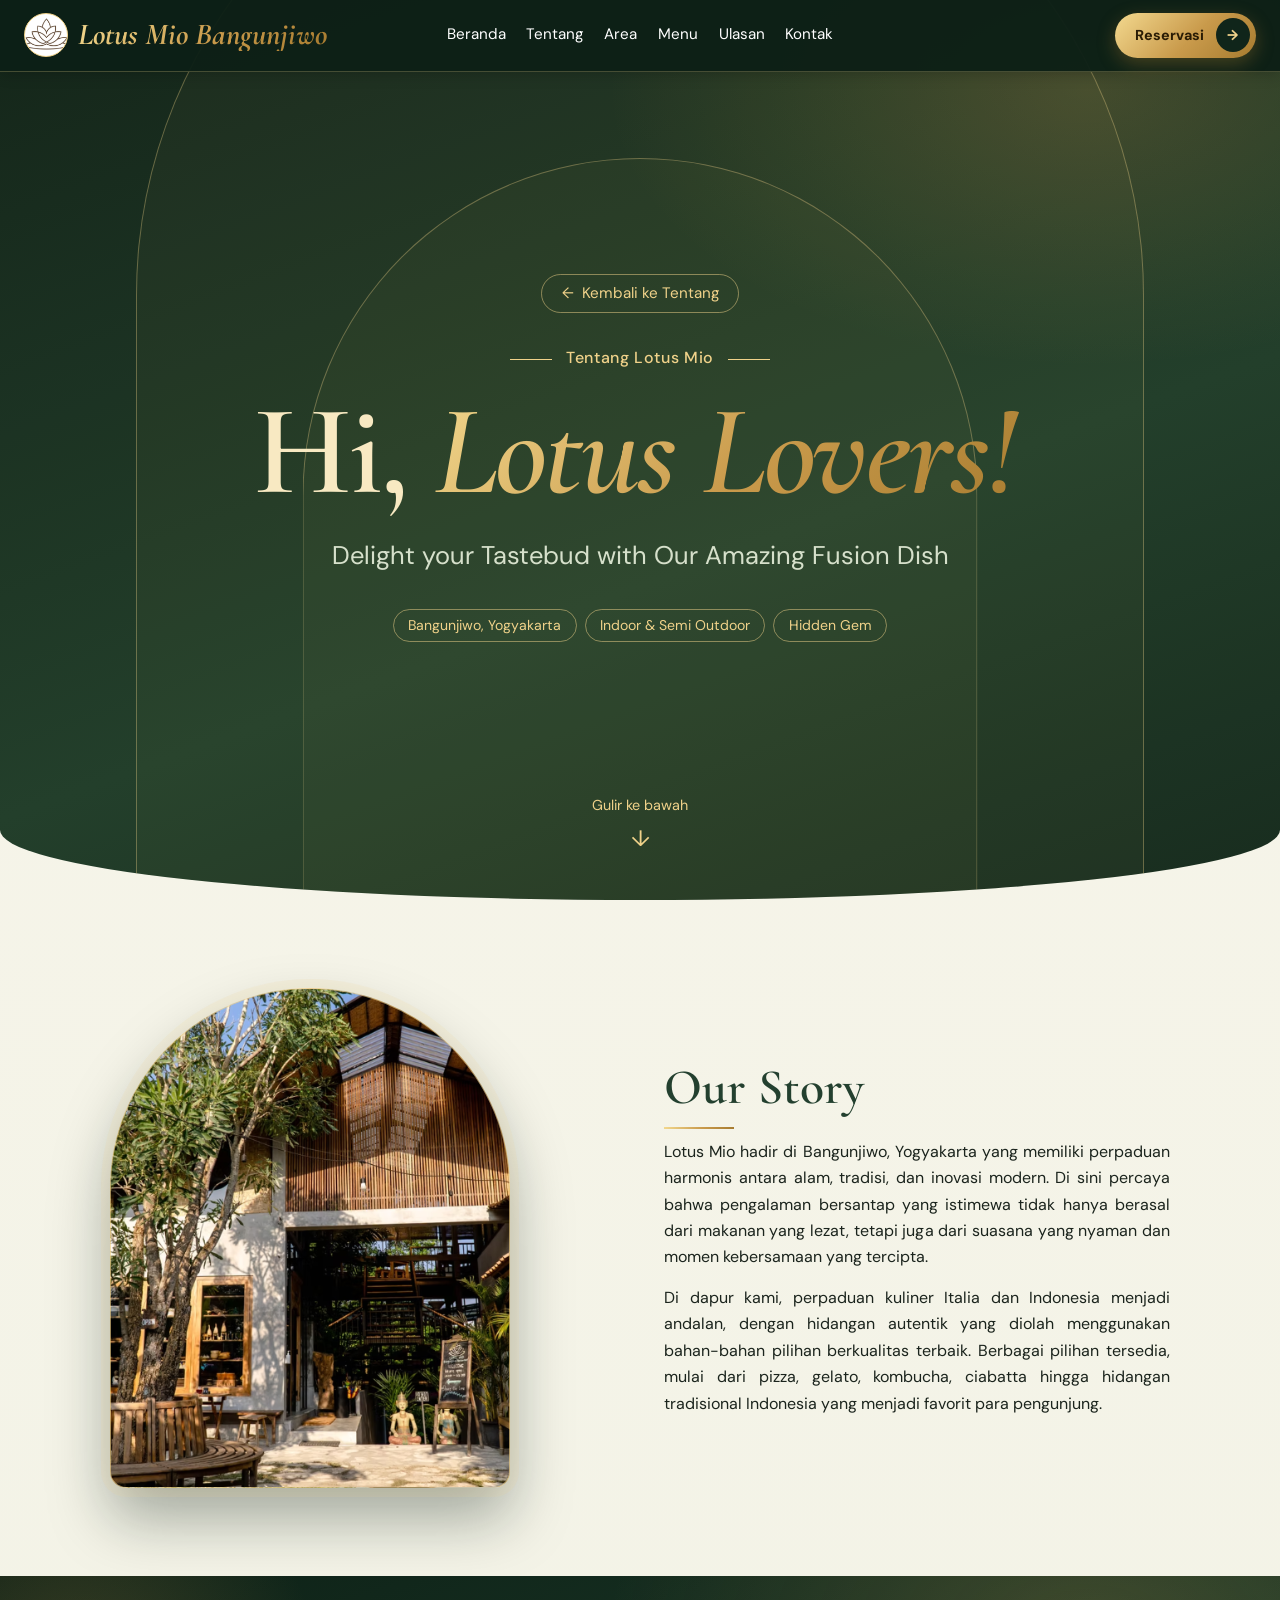
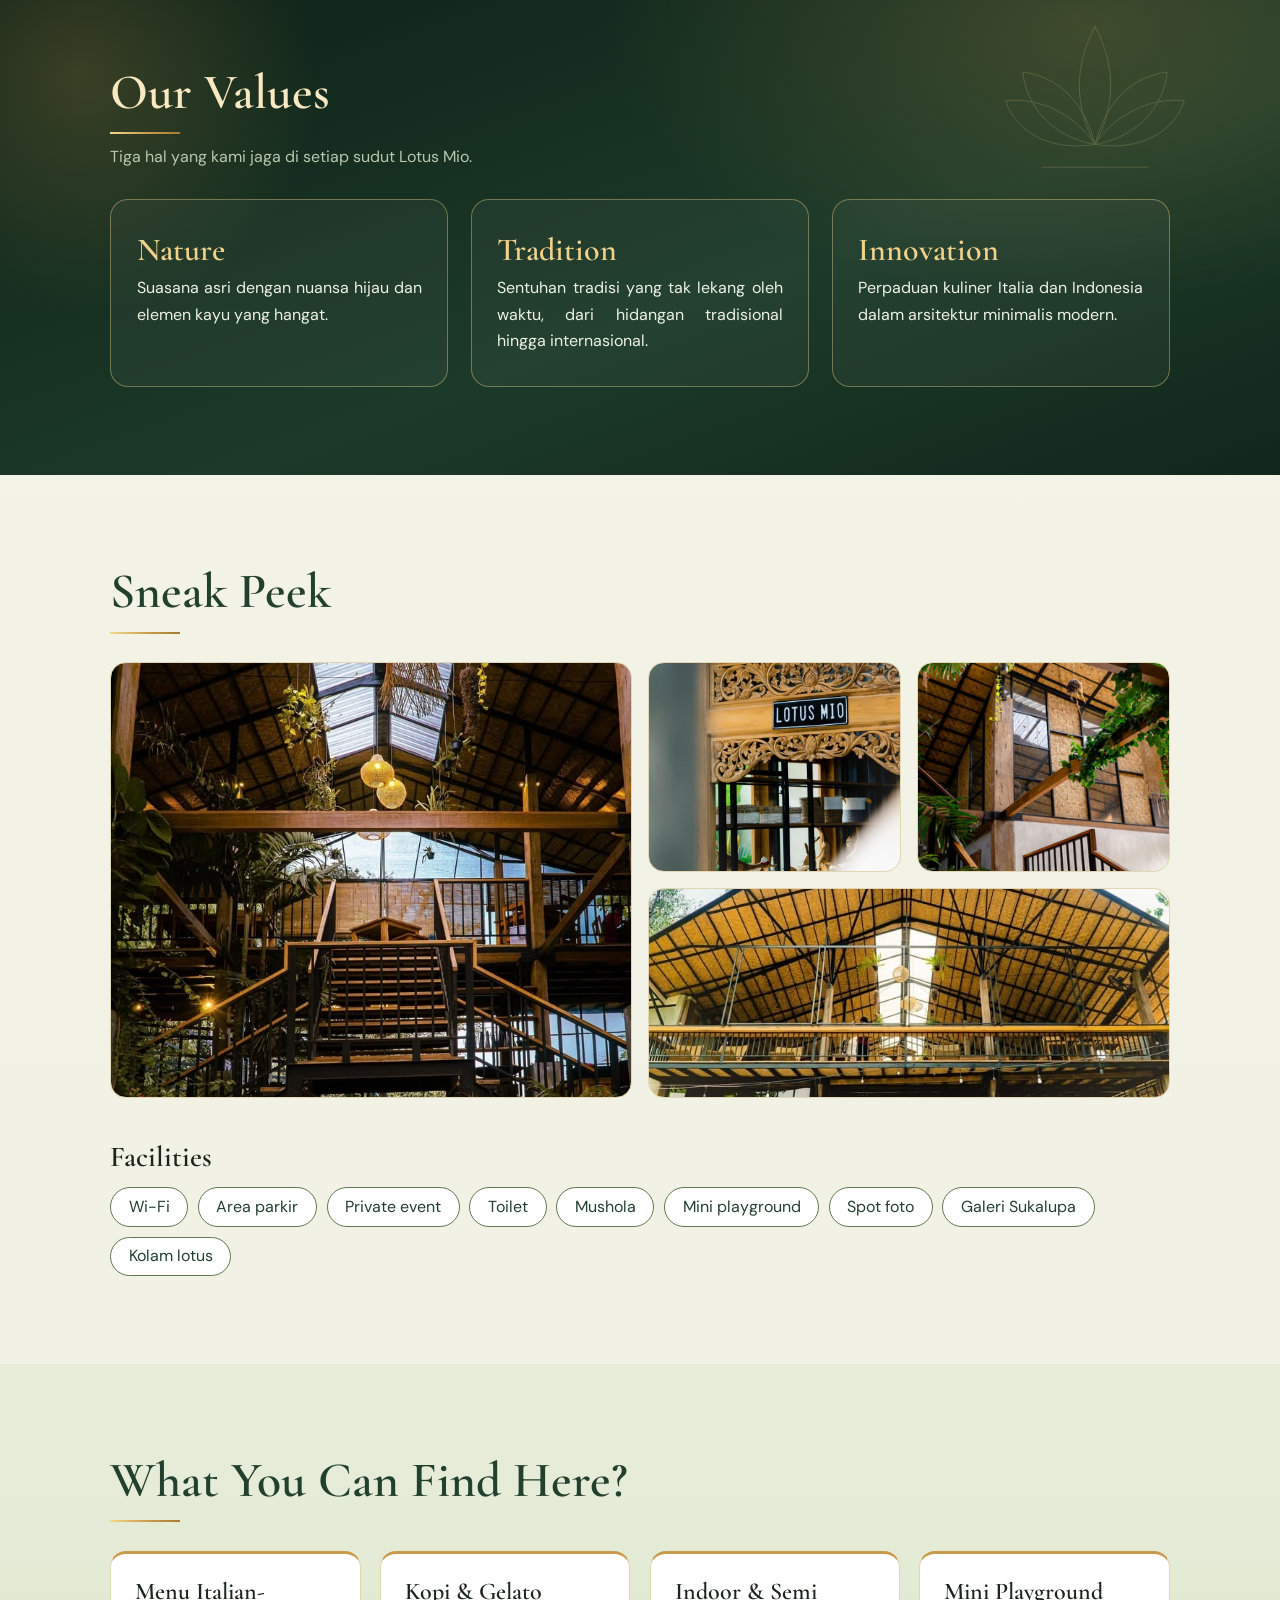
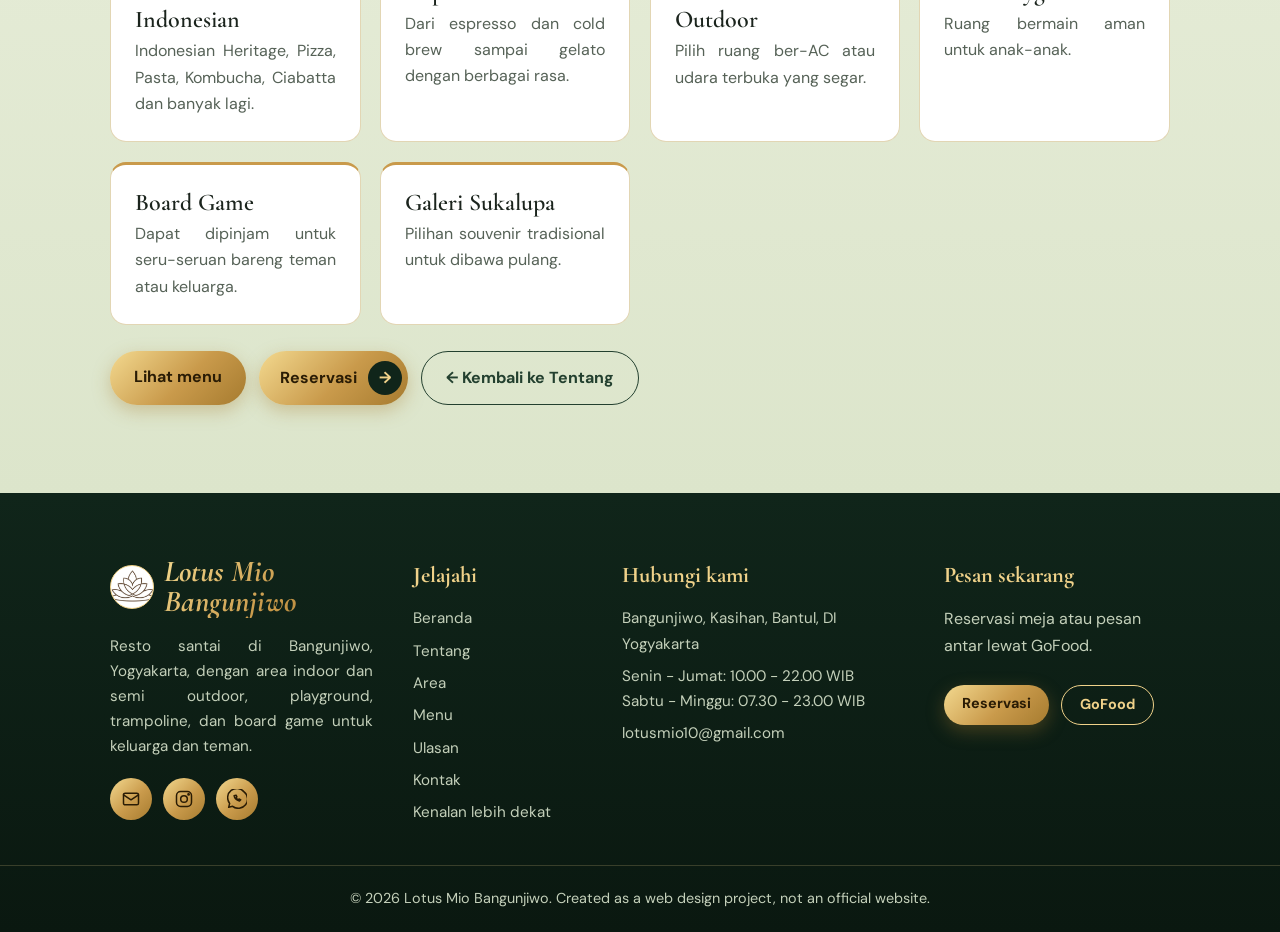
<file: about.html>
<!DOCTYPE html>
<html lang="id">
<head>
<meta charset="UTF-8">
<meta name="viewport" content="width=device-width, initial-scale=1">
<title>Kenalan Lebih Dekat | Lotus Mio Bangunjiwo</title>
<link rel="preconnect" href="https://fonts.googleapis.com">
<link href="https://fonts.googleapis.com/css2?family=Cormorant+Garamond:ital,wght@0,500;0,600;0,700;1,600;1,700&family=DM+Sans:wght@400;500;700&display=swap" rel="stylesheet">
<link rel="stylesheet" href="style.css?v=3">
</head>
<body data-page="about">
<div id="siteHeader"></div>
<svg width="0" height="0" style="position:absolute" aria-hidden="true"><symbol id="lotus" viewBox="0 0 100 100"><path d="M50 14C39 34 39 56 50 76C61 56 61 34 50 14Z"/><path d="M50 76C27 72 14 56 12 38C31 40 45 55 50 76Z"/><path d="M50 76C73 72 86 56 88 38C69 40 55 55 50 76Z"/><path d="M50 76C26 80 8 69 3 53C22 51 40 61 50 76Z"/><path d="M50 76C74 80 92 69 97 53C78 51 60 61 50 76Z"/><path d="M22 88H78"/></symbol></svg>
<main>
<section class="page-hero">
  <div class="arches" aria-hidden="true"><i></i><i></i><i></i></div>
  <div class="wrap">
    <a href="index.html#tentang" class="back"><span>←</span> Kembali ke Tentang</a>
    <p class="kicker eyebrow">Tentang Lotus Mio</p>
    <h1>Hi, <em>Lotus Lovers!</em></h1>
    <p class="lead">Delight your Tastebud with Our Amazing Fusion Dish</p>
    <ul class="chips"><li>Bangunjiwo, Yogyakarta</li><li>Indoor & Semi Outdoor</li><li>Hidden Gem</li></ul>
  </div>
  <a href="#cerita" class="scroll-cue">Gulir ke bawah<span>↓</span></a>
</section>
<section class="section" id="cerita">
  <div class="wrap two">
    <div class="arch about-img" style="--img:url('images/kenalan.png')" role="img" aria-label="Suasana Lotus Mio"></div>
    <div>
      <h2>Our Story</h2>
      <p>Lotus Mio hadir di Bangunjiwo, Yogyakarta yang memiliki perpaduan harmonis antara alam, tradisi, dan inovasi modern. Di sini percaya bahwa pengalaman bersantap yang istimewa tidak hanya berasal dari makanan yang lezat, tetapi juga dari suasana yang nyaman dan momen kebersamaan yang tercipta.</p>
      <p>Di dapur kami, perpaduan kuliner Italia dan Indonesia menjadi andalan, dengan hidangan autentik yang diolah menggunakan bahan-bahan pilihan berkualitas terbaik. Berbagai pilihan tersedia, mulai dari pizza, gelato, kombucha, ciabatta hingga hidangan tradisional Indonesia yang menjadi favorit para pengunjung.</p>
    </div>
  </div>
</section>
<section class="section dark" id="nilai">
  <svg class="lotus-deco ld-right" aria-hidden="true"><use href="#lotus"/></svg>
  <div class="wrap">
    <h2>Our Values</h2>
    <p class="sub">Tiga hal yang kami jaga di setiap sudut Lotus Mio.</p>
    <div class="values">
      <div class="value"><h3>Nature</h3><p>Suasana asri dengan nuansa hijau dan elemen kayu yang hangat.</p></div>
      <div class="value"><h3>Tradition</h3><p>Sentuhan tradisi yang tak lekang oleh waktu, dari hidangan tradisional hingga internasional.</p></div>
      <div class="value"><h3>Innovation</h3><p>Perpaduan kuliner Italia dan Indonesia dalam arsitektur minimalis modern.</p></div>
    </div>
  </div>
</section>
<section class="section" id="galeri">
  <div class="wrap">
    <h2>Sneak Peek</h2>
    <div class="mosaic">
      <div class="ph shot" style="--img:url('images/galeri1.jpg')" role="img" aria-label="Galeri Lotus Mio 1"></div>
      <div class="ph shot" style="--img:url('images/galeri2.jpg')" role="img" aria-label="Galeri Lotus Mio 2"></div>
      <div class="ph shot" style="--img:url('images/galeri3.jpg')" role="img" aria-label="Galeri Lotus Mio 3"></div>
      <div class="ph shot" style="--img:url('images/galeri4.jpg')" role="img" aria-label="Galeri Lotus Mio 4"></div>
    </div>
    <h3 class="fac-title">Facilities</h3>
    <ul class="fac"><li>Wi-Fi</li><li>Area parkir</li><li>Private event</li><li>Toilet</li><li>Mushola</li><li>Mini playground</li><li>Spot foto</li><li>Galeri Sukalupa</li><li>Kolam lotus</li></ul>
  </div>
</section>
<section class="section leaf">
  <div class="wrap">
    <h2>What You Can Find Here?</h2>
    <div class="tiles">
      <div class="tile"><h3>Menu Italian-Indonesian</h3><p>Indonesian Heritage, Pizza, Pasta, Kombucha, Ciabatta dan banyak lagi.</p></div>
      <div class="tile"><h3>Kopi & Gelato</h3><p>Dari espresso dan cold brew sampai gelato dengan berbagai rasa.</p></div>
      <div class="tile"><h3>Indoor & Semi Outdoor</h3><p>Pilih ruang ber-AC atau udara terbuka yang segar.</p></div>
      <div class="tile"><h3>Mini Playground</h3><p>Ruang bermain aman untuk anak-anak.</p></div>
      <div class="tile"><h3>Board Game</h3><p>Dapat dipinjam untuk seru-seruan bareng teman atau keluarga.</p></div>
      <div class="tile"><h3>Galeri Sukalupa</h3><p>Pilihan souvenir tradisional untuk dibawa pulang.</p></div>
    </div>
    <div class="actions"><a href="index.html#menu" class="btn">Lihat menu</a><a href="index.html#reservasi" class="btn btn-res">Reservasi<i>→</i></a><a href="index.html#tentang" class="btn btn-ghost-dark">← Kembali ke Tentang</a></div>
  </div>
</section>
</main>
<footer id="siteFooter"></footer>
<button class="totop" id="toTop" aria-label="Kembali ke atas" hidden>&uarr;</button>
<script src="script.js?v=3"></script>
</body>
</html>
</file>
<file: style.css>
:root{
  --forest:#23402F; --moss:#5F7A52; --leaf:#E1E8D3; --paper:#F4F5EC;
  --wood:#7A5230; --rattan:#C99A4B; --ink:#1B241D; --muted:#566257;
  --display:'Fraunces',Georgia,serif; --body:'DM Sans',system-ui,sans-serif;
  --arch:220px 220px 18px 18px;
}
*{box-sizing:border-box;margin:0}
html{scroll-behavior:smooth;scroll-padding-top:72px}
body{font-family:var(--body);color:var(--ink);background:var(--paper);line-height:1.65;font-size:1rem}
img,iframe{max-width:100%}
a{color:inherit}
:focus-visible{outline:3px solid var(--rattan);outline-offset:3px}
h1,h2,h3{font-family:var(--display);line-height:1.15;font-weight:700}
h1{font-size:clamp(2.3rem,5.5vw,4.2rem);letter-spacing:-.02em}
h2{font-size:clamp(1.7rem,3.5vw,2.5rem);margin-bottom:.6rem}
p+p{margin-top:.9rem}
.wrap{max-width:1100px;margin:auto;padding:0 1.25rem}
.two{display:grid;grid-template-columns:1fr 1fr;gap:3rem;align-items:center}
.section{padding:5.5rem 0}
.section.dark{background:var(--forest);color:#EEF2E4}
.section.leaf{background:var(--leaf)}
.sub{color:var(--muted);margin-bottom:1.8rem}
.dark .sub{color:#B9C8AE}
.center{text-align:center;margin-top:1.5rem}
.link{color:var(--wood);font-weight:700;text-underline-offset:4px}
.dark .link{color:var(--rattan)}

/* nav */
.nav{position:fixed;inset:0 0 auto;z-index:50;display:flex;align-items:center;justify-content:space-between;padding:.8rem 1.5rem;transition:background .3s,box-shadow .3s;color:#fff}
.nav.solid{background:rgba(35,64,47,.97);box-shadow:0 2px 14px rgba(0,0,0,.2)}
.logo{font-family:var(--display);font-size:1.4rem;font-weight:700;text-decoration:none}
.nav nav{display:flex;gap:1.3rem;align-items:center}
.nav nav a{text-decoration:none;font-size:.95rem;padding:.2rem 0;border-bottom:2px solid transparent}
.nav nav a:not(.btn):hover,.nav nav a.active{border-color:var(--rattan)}
.burger{display:none;background:none;border:0;width:40px;height:40px;cursor:pointer;position:relative}
.burger span{position:absolute;left:8px;right:8px;height:2px;background:#fff;transition:.25s}
.burger span:first-child{top:15px}.burger span:last-child{top:23px}
.burger[aria-expanded=true] span:first-child{top:19px;transform:rotate(45deg)}
.burger[aria-expanded=true] span:last-child{top:19px;transform:rotate(-45deg)}

/* buttons */
.btn{display:inline-block;background:var(--rattan);color:#1c1608;font-weight:700;padding:.8rem 1.5rem;border-radius:999px;text-decoration:none;border:2px solid var(--rattan);cursor:pointer;font:inherit;font-weight:700;transition:transform .15s,background .2s}
.btn:hover{transform:translateY(-2px);background:#d8aa5c}
.btn-sm{padding:.45rem 1.1rem;font-size:.9rem}
.btn-ghost{background:transparent;color:#fff;border-color:#fff}
.btn-ghost:hover{background:rgba(255,255,255,.12)}
.btn-ghost-dark{background:transparent;color:var(--forest);border-color:var(--forest)}
.btn-ghost-dark:hover{background:var(--leaf)}
.btn-light{background:#F4F5EC;border-color:#F4F5EC;color:var(--forest)}
.btn-light:hover{background:#fff}
.actions{display:flex;flex-wrap:wrap;gap:.8rem;margin-top:1.6rem}

/* GAMBAR */
.arch,.ph{background-image:var(--img),linear-gradient(160deg,var(--moss),var(--forest));background-size:cover;background-position:center}
.arch{border-radius:var(--arch);aspect-ratio:4/5}

/* HERO */
.hero{min-height:100svh;background:var(--forest);color:#fff;display:grid;grid-template-columns:1.1fr .9fr;gap:3rem;align-items:center;padding:7rem max(1.5rem,calc((100vw - 1100px)/2)) 4rem}
.kicker{color:var(--rattan);font-weight:500;margin-bottom:1rem}
.lead{max-width:34rem;margin-top:1.3rem;color:#D6E0CB;font-size:1.1rem}
.hero-img{max-height:80vh;width:100%;justify-self:end;max-width:420px;border:6px solid rgba(255,255,255,.12);animation:rise 1s ease both}
@keyframes rise{from{opacity:0;transform:translateY(30px)}to{opacity:1;transform:none}}
.chips{display:flex;flex-wrap:wrap;gap:.5rem;list-style:none;padding:0;margin-top:2rem}
.chips li{border:1px solid rgba(255,255,255,.35);border-radius:999px;padding:.25rem .9rem;font-size:.88rem}

/* TENTANG */
.about-img{width:100%;max-width:400px}
.stats{display:flex;gap:2rem;margin-top:2rem;flex-wrap:wrap}
.stats strong{display:block;font-family:var(--display);font-size:2.4rem;color:var(--wood)}
.stats span{color:var(--muted);font-size:.9rem}

/* AREA */
.tabs{display:flex;gap:.6rem;flex-wrap:wrap;margin-bottom:2rem}
.tab{background:transparent;border:1.5px solid #6C8561;color:#EEF2E4;padding:.55rem 1.2rem;border-radius:999px;cursor:pointer;font:inherit;transition:.2s}
.tab:hover{border-color:var(--rattan)}
.tab[aria-selected=true]{background:var(--rattan);border-color:var(--rattan);color:#1c1608;font-weight:700}
.area-panel{display:grid;grid-template-columns:1fr 1.2fr;gap:2.5rem;align-items:center;animation:fade .4s ease}
@keyframes fade{from{opacity:0}to{opacity:1}}
.area-panel h3{font-size:1.8rem;margin-bottom:.7rem}
.area-panel ul{margin-top:1rem;padding-left:1.1rem}
.area-panel li{margin:.25rem 0}
.gallery{display:grid;grid-template-columns:repeat(2,1fr);gap:.8rem}
.gallery .ph{aspect-ratio:1;border-radius:14px;cursor:zoom-in;transition:transform .25s}
.gallery .ph:first-child{grid-column:span 2;aspect-ratio:16/9}
.gallery .ph:hover{transform:scale(1.02)}
.lightbox{position:fixed;inset:0;background:rgba(0,0,0,.85);display:grid;place-items:center;z-index:100;cursor:zoom-out;padding:1rem}
.lightbox div{width:min(900px,95vw);aspect-ratio:16/10;border-radius:12px}

/* MENU */
.fav-grid{display:grid;grid-template-columns:repeat(auto-fit,minmax(240px,1fr));gap:1.5rem}
.card{background:#fff;border-radius:18px;overflow:hidden;box-shadow:0 6px 20px rgba(35,64,47,.1)}
.card:nth-child(even){border-radius:18px 18px 60px 18px}
.card .ph{aspect-ratio:4/3}
.card-body{padding:1.1rem 1.2rem 1.3rem}
.card h3{font-size:1.2rem}
.card p{color:var(--muted);font-size:.92rem;margin-top:.3rem}
.price{display:block;margin-top:.7rem;color:var(--wood);font-weight:700}
.toolbar{display:flex;gap:1rem;flex-wrap:wrap;justify-content:space-between;margin:1.2rem 0 1.8rem}
.filters{display:flex;gap:.5rem;flex-wrap:wrap}
.filter{background:transparent;border:1.5px solid var(--moss);color:var(--forest);padding:.4rem 1rem;border-radius:999px;cursor:pointer;font:inherit}
.filter[aria-pressed=true]{background:var(--forest);color:#fff;border-color:var(--forest)}
#menuSearch{padding:.55rem 1.1rem;border-radius:999px;border:1.5px solid var(--moss);font:inherit;min-width:220px;background:#fff}
.menu-grid{display:grid;grid-template-columns:repeat(auto-fill,minmax(300px,1fr));gap:1rem}
.item{background:#fff;border-radius:12px;padding:1rem 1.2rem;display:flex;justify-content:space-between;gap:1rem;border-left:5px solid var(--moss)}
.item h4{font-family:var(--display);font-size:1.05rem}
.item p{font-size:.88rem;color:var(--muted)}
.item .price{margin:0;white-space:nowrap}
.empty,.note{text-align:center;color:var(--muted);margin-top:1.5rem;font-size:.9rem}

/* ULASAN */
.reviews{max-width:720px;margin:2rem auto 0;min-height:190px}
.review{background:#fff;border-radius:24px 24px 24px 4px;padding:2rem;box-shadow:0 8px 24px rgba(35,64,47,.1);animation:fade .5s}
.stars{color:var(--rattan);letter-spacing:3px;font-size:1.2rem}
.review p{font-family:var(--display);font-size:1.2rem;margin:.8rem 0}
.review small{color:var(--muted)}
.dots{display:flex;justify-content:center;gap:.5rem;margin-top:1.2rem}
.dots button{width:12px;height:12px;border-radius:50%;border:0;background:#C5CDB8;cursor:pointer;padding:0}
.dots button[aria-current=true]{background:var(--forest);transform:scale(1.25)}

/* RESERVASI */
form{background:rgba(255,255,255,.07);padding:1.8rem;border-radius:20px;display:grid;gap:1rem}
label{display:grid;gap:.3rem;font-size:.92rem}
.row{display:grid;grid-template-columns:1fr 1fr;gap:1rem}
input,select,textarea{font:inherit;padding:.65rem .8rem;border-radius:10px;border:1.5px solid transparent;background:#F4F5EC;color:var(--ink);width:100%}
input.bad{border-color:#ff8a7a}
.error{color:#ffb4a8;min-height:1.2em;font-size:.9rem}
.gofood{margin-top:2rem;padding:1.4rem;border:1.5px dashed #6C8561;border-radius:16px}
.gofood h3{font-size:1.3rem}.gofood .btn{margin-top:1rem}

/* KONTAK */
.map-wrap{align-items:stretch;margin-top:1.5rem}
.info p{margin-bottom:1rem}
iframe{width:100%;min-height:380px;height:100%;border:0;border-radius:18px}
.status{color:var(--muted);font-size:.9rem;margin-top:.8rem}
footer{background:var(--ink);color:#B9C4B0;text-align:center;padding:1.6rem 1rem;font-size:.9rem}
.totop{position:fixed;right:1.2rem;bottom:1.2rem;width:46px;height:46px;border-radius:50%;border:0;background:var(--forest);color:#fff;font-size:1.3rem;cursor:pointer;box-shadow:0 4px 14px rgba(0,0,0,.3);z-index:40}

.reveal{opacity:0;transform:translateY(24px);transition:.7s}
.reveal.in{opacity:1;transform:none}

@media(max-width:860px){
  .two,.hero,.area-panel{grid-template-columns:1fr}
  .hero{padding-top:6rem}.hero-img{justify-self:center;max-height:55vh}
  .about-img{margin:auto}
  .burger{display:block}
  .nav nav{position:fixed;inset:0 0 auto 0;top:0;flex-direction:column;background:var(--forest);padding:5rem 1.5rem 2rem;gap:1.2rem;transform:translateY(-110%);transition:transform .35s;align-items:flex-start}
  .nav nav.open{transform:none}
  .burger{z-index:2}
  .section{padding:4rem 0}
}
@media(prefers-reduced-motion:reduce){*{animation:none!important;transition:none!important;scroll-behavior:auto!important}.reveal{opacity:1;transform:none}}

/* TAMPILAN UTAMA */
:root{--display:'Cormorant Garamond',Georgia,serif;--gold:linear-gradient(135deg,#F3D98F,#C99A4B 55%,#A67B2F);--gl:#F0D28A;--deep:#10251A}
body{background:linear-gradient(#F7F5EA,#EEF0E2)}
h1,h2,h3{font-weight:600}
h1{font-size:clamp(2.8rem,6.2vw,5rem);line-height:1.05}
h2{font-size:clamp(2.1rem,4vw,3.1rem);color:var(--forest)}
h2::after{content:"";display:block;width:70px;height:2px;margin-top:.7rem;background:var(--gold)}
.hero,.page-hero,.section.dark{background:radial-gradient(800px 460px at 85% 10%,rgba(201,154,75,.22),transparent 60%),linear-gradient(160deg,#0D2016,#1C3A29 60%,#11271B)}
.hero h1,.page-hero h1,.dark h2{color:#F8E9C2}
.dark h2::after,.hero h1::after{background:var(--gold)}
.page-hero{padding:9rem 1.25rem 4.5rem;text-align:center;color:#fff}
.page-hero .lead{margin:1rem auto 0}
.section.leaf{background:linear-gradient(180deg,#E7EDD9,#DCE5CB)}
.kicker{color:var(--gl);font-weight:500;letter-spacing:.04em}
.arch{border:1px solid rgba(240,210,138,.65);box-shadow:0 0 0 9px rgba(240,210,138,.13),0 30px 60px rgba(10,25,16,.35)}
.btn{background:var(--gold);border:0;color:#2a1c05;box-shadow:0 6px 18px rgba(166,123,47,.35)}
.btn:hover{filter:brightness(1.07)}
.btn-ghost{background:transparent;border:1.5px solid var(--gl);color:var(--gl);box-shadow:none}
.btn-light{background:var(--gold);border:0;color:#2a1c05}
.btn-ghost-dark{background:transparent;border:1.5px solid var(--forest);color:var(--forest);box-shadow:none}
.btn-res{display:inline-flex;align-items:center;gap:.7rem;padding:.35rem .4rem .35rem 1.3rem}
.btn-res i{font-style:normal;display:grid;place-items:center;width:34px;height:34px;border-radius:50%;background:var(--deep);color:var(--gl);transition:transform .25s}
.btn-res:hover i{transform:translateX(3px) rotate(-45deg)}
.chips li{border-color:rgba(240,210,138,.5);color:var(--gl)}
.stats strong{background:var(--gold);-webkit-background-clip:text;background-clip:text;color:transparent}
.stats+.btn{margin-top:2rem}

/* NAVBAR & LOGO */
.nav{display:grid;grid-template-columns:1fr auto 1fr;gap:1rem}
.nav nav{justify-self:center}
.nav-right{justify-self:end;display:flex;align-items:center;gap:.6rem;position:relative;z-index:2}
.logo{display:flex;align-items:center;gap:.65rem;position:relative;z-index:2}
.logo-mark{width:44px;height:44px;border-radius:50%;border:1.5px solid var(--gl);background:url(images/logo.png) center/cover no-repeat,var(--gold)}
.logo-text{font-family:'Cormorant Garamond',serif;font-style:italic;font-weight:700;font-size:1.9rem;line-height:1;background:var(--gold);-webkit-background-clip:text;background-clip:text;color:transparent}
.nav.solid{background:rgba(13,32,22,.96);border-bottom:1px solid rgba(240,210,138,.25)}

/* AREA SLIDER */
.area-panel{display:block}
.area-info{display:grid;grid-template-columns:1.1fr 1fr;gap:2rem;align-items:start;margin-bottom:2rem}
.pts{list-style:none;padding:0;display:flex;flex-wrap:wrap;gap:.5rem;margin:0}
.pts li{border:1px solid rgba(240,210,138,.45);border-radius:999px;padding:.3rem .95rem;font-size:.9rem;margin:0}
.slider-wrap{position:relative}
.slider{display:flex;gap:1rem;overflow-x:auto;scroll-snap-type:x mandatory;scroll-behavior:smooth;scrollbar-width:none}
.slider::-webkit-scrollbar{display:none}
.slide{flex:0 0 calc((100% - 2rem)/3);aspect-ratio:4/5;border-radius:18px;scroll-snap-align:start;cursor:zoom-in;border:1px solid rgba(240,210,138,.4)}
.arrow{position:absolute;top:50%;transform:translateY(-50%);width:46px;height:46px;border-radius:50%;border:0;background:var(--gold);color:#2a1c05;font-size:1.7rem;line-height:1;cursor:pointer;z-index:3;box-shadow:0 6px 16px rgba(0,0,0,.3)}
.prev{left:-14px}.next{right:-14px}
.rev-wrap{display:flex;align-items:center;gap:1rem;max-width:860px;margin:2rem auto 0}
.rev-wrap .reviews{flex:1;margin:0}
.rev-wrap .arrow{position:static;transform:none;flex:none}

/* MENU */
.gofood-bar{display:flex;flex-wrap:wrap;gap:1rem;align-items:center;justify-content:space-between;background:var(--deep);color:#EEF2E4;border-radius:16px;padding:.9rem 1.3rem;margin:1.3rem 0;border:1px solid rgba(240,210,138,.4)}
.toolbar{flex-direction:column;align-items:stretch}
.filters{flex-wrap:nowrap;overflow-x:auto;padding-bottom:.5rem;scrollbar-width:thin}
.filter{white-space:nowrap}
.filter[aria-pressed=true]{background:var(--deep);border-color:var(--deep);color:var(--gl)}
#menuSearch{max-width:380px}
.menu-grid{grid-template-columns:repeat(auto-fill,minmax(235px,1fr));gap:1.3rem}
.mcard{background:#fff;border-radius:16px;overflow:hidden;border:1px solid #E2D6B4;display:flex;flex-direction:column;box-shadow:0 8px 22px rgba(35,64,47,.08)}
.mph{position:relative;aspect-ratio:4/3;background:linear-gradient(160deg,var(--moss),var(--deep));display:grid;place-items:center}
.mph span{font-family:var(--display);font-size:3.6rem;color:var(--gl);opacity:.8}
.mph img{position:absolute;inset:0;width:100%;height:100%;object-fit:cover}
.mbody{padding:1rem 1.1rem 1.2rem;display:flex;flex-direction:column;flex:1}
.mbody h4{font-family:var(--display);font-size:1.3rem;line-height:1.2}
.mbody p{font-size:.85rem;color:var(--muted);margin:.35rem 0 .7rem}
.mbody .price{margin-top:auto;padding-top:.3rem}

/* RESERVASI ONLINE */
.online{display:grid;gap:.8rem;margin-top:1.8rem}
.online a{display:flex;justify-content:space-between;align-items:center;text-decoration:none;padding:1rem 1.3rem;border:1px solid rgba(240,210,138,.35);border-radius:14px;background:rgba(255,255,255,.04);transition:.2s}
.online a:hover{background:rgba(240,210,138,.12)}
.online b{display:block;font-family:var(--display);font-size:1.35rem;color:var(--gl)}
.online small{color:#B9C8AE;font-size:.9rem}
.online i{font-style:normal;color:var(--gl);font-size:1.3rem}
.done h3{font-size:1.8rem;color:var(--gl)}
.done dl{display:grid;grid-template-columns:auto 1fr;gap:.3rem 1rem;margin:1rem 0}
.done dt{color:#B9C8AE}.done dd{margin:0}
.done .demo{font-size:.85rem;color:#B9C8AE;margin-bottom:1rem}

/* KARTU (HALAMAN KENALAN) */
.tiles{display:grid;grid-template-columns:repeat(auto-fit,minmax(250px,1fr));gap:1.2rem;margin:1.8rem 0 0}
.tile{background:#fff;border:1px solid #E2D6B4;border-radius:16px;padding:1.5rem;border-top:3px solid var(--rattan)}
.tile h3{font-size:1.5rem;margin-bottom:.3rem}.tile p{color:var(--muted)}

/* FOOTER */
footer{background:linear-gradient(180deg,#10251A,#0A1810);color:#C4D0BA;padding:0;text-align:left;font-size:1rem}
.foot-grid{max-width:1100px;margin:auto;padding:4rem 1.25rem 2.5rem;display:grid;grid-template-columns:1.5fr 1fr 1.2fr 1.2fr;gap:2.5rem}
footer h4{font-family:var(--display);color:var(--gl);font-size:1.4rem;margin-bottom:.8rem}
.foot-grid ul{list-style:none;padding:0;display:grid;gap:.45rem;font-size:.95rem}
.foot-grid a{text-decoration:none}.foot-grid ul a:hover{color:var(--gl)}
.foot-about{margin-top:1rem;font-size:.95rem;max-width:30ch}
.socials{display:flex;gap:.7rem;margin-top:1.2rem}
.socials a{width:42px;height:42px;border-radius:50%;display:grid;place-items:center;background:var(--gold);color:#2a1c05}
.socials svg{width:20px;height:20px}
.foot-grid .actions .btn-ghost{color:var(--gl)}
.foot-bottom{border-top:1px solid rgba(240,210,138,.2);text-align:center;padding:1.3rem 1rem;font-size:.9rem}

@media(max-width:860px){
  .nav{grid-template-columns:1fr auto}
  .nav nav{justify-self:auto}
  .area-info{grid-template-columns:1fr}
  .slide{flex-basis:78%}
  .prev{left:4px}.next{right:4px}
  .foot-grid{grid-template-columns:1fr 1fr}
  .rev-wrap .arrow{width:38px;height:38px}
}
@media(max-width:560px){.foot-grid{grid-template-columns:1fr}.btn-res.btn-sm{font-size:.8rem}.logo-text{font-size:1.6rem}}

/* TOOLBAR MENU */
.toolbar{flex-wrap:nowrap}
.toolbar>*{min-width:0;max-width:100%}
html,body{overflow-x:hidden}

/* SECTION MAMPIR */
.mampir{position:relative;overflow:hidden;padding:7rem 0 0;color:#fff;text-align:center;background:radial-gradient(700px 400px at 50% 0,rgba(201,154,75,.25),transparent 65%),linear-gradient(170deg,#0D2016,#1C3A29 60%,#0F241A)}
.mampir .wrap{position:relative;z-index:1}
.arches i{position:absolute;left:50%;bottom:0;aspect-ratio:1/1.1;transform:translateX(-50%);border:1px solid rgba(240,210,138,.35);border-bottom:0;border-radius:999px 999px 0 0;background:rgba(240,210,138,.03);transition:transform .4s ease-out}
.arches i:nth-child(1){width:min(560px,80vw)}
.arches i:nth-child(2){width:min(840px,120vw)}
.arches i:nth-child(3){width:min(1120px,160vw)}
.open-pill{display:inline-flex;align-items:center;gap:.6rem;border:1px solid rgba(240,210,138,.45);border-radius:999px;padding:.4rem 1.1rem;color:var(--gl);margin-bottom:1.6rem;font-size:.95rem}
.dot{width:10px;height:10px;border-radius:50%;background:#7BD88F;animation:pulse 2s infinite}
.open-pill.closed .dot{background:#E8836F;animation:none}
@keyframes pulse{0%{box-shadow:0 0 0 0 rgba(123,216,143,.6)}100%{box-shadow:0 0 0 12px rgba(123,216,143,0)}}
.mampir .big{font-size:clamp(3.4rem,10vw,8rem);line-height:.95;color:#F8E9C2}
.mampir .big em{display:block;font-style:italic;background:var(--gold);-webkit-background-clip:text;background-clip:text;color:transparent;padding-bottom:.1em}
.mampir h2::after{margin:1.4rem auto 0}
.pitch{font-family:var(--display);font-size:clamp(1.6rem,3.2vw,2.4rem);margin:1.6rem 0 .6rem}
.swap{display:inline-block;min-width:5ch;color:var(--gl);font-style:italic;border-bottom:2px solid var(--gl);transition:opacity .3s}
.mampir .lead{margin:0 auto;max-width:36rem}
.mampir .actions{justify-content:center;margin-top:2rem}
.ribbon{position:relative;z-index:2;margin-top:6rem;background:var(--gold);color:#2a1c05;overflow:hidden;white-space:nowrap;padding:.9rem 0;font-family:var(--display);font-size:1.5rem;font-weight:600}
.track{display:inline-block;animation:slide 40s linear infinite}
@keyframes slide{to{transform:translateX(-50%)}}

/* EFEK MUNCUL */
.pop{opacity:0;transform:translateY(46px) scale(.94);transition:opacity .8s cubic-bezier(.2,.7,.2,1),transform .8s cubic-bezier(.2,.7,.2,1)}
.pop.in{opacity:1;transform:none}
@media(min-width:861px){.few .arrow{display:none}}

/* HERO HALAMAN KENALAN */
.page-hero{position:relative;overflow:hidden;border-radius:0 0 50% 50%/0 0 70px 70px;padding:9rem 1.25rem 6.5rem}
.page-hero .wrap{position:relative;z-index:1}
.page-hero h1{font-size:clamp(3rem,8vw,6rem)}
.page-hero h1 em{font-style:italic;background:var(--gold);-webkit-background-clip:text;background-clip:text;color:transparent;padding-right:.1em}
.page-hero .chips{justify-content:center}
.eyebrow{margin-bottom:.8rem}
.eyebrow::before,.eyebrow::after{content:"";display:inline-block;width:42px;height:1px;background:var(--gl);vertical-align:middle;margin:0 .9rem}
.back{display:inline-flex;gap:.5rem;align-items:center;border:1px solid rgba(240,210,138,.5);color:var(--gl);border-radius:999px;padding:.4rem 1.2rem;text-decoration:none;margin-bottom:2rem;font-size:.95rem;transition:.25s}
.back:hover{background:rgba(240,210,138,.14);transform:translateX(-4px)}

/* NAVBAR MOBILE */
@keyframes fadeUp{from{opacity:0;transform:translateY(14px)}to{opacity:1;transform:none}}
@media(max-width:860px){
  .nav nav{inset:0;align-items:stretch;gap:0;padding:6rem 1.5rem 2rem;background:radial-gradient(500px 300px at 100% 0,rgba(201,154,75,.25),transparent 70%),linear-gradient(170deg,#0D2016,#1C3A29)}
  .nav nav a{display:flex;justify-content:space-between;align-items:center;font-family:var(--display);font-size:1.9rem;font-weight:600;padding:.85rem 0;border-bottom:1px solid rgba(240,210,138,.25)}
  .nav nav a::after{content:"→";font-family:var(--body);font-size:1.1rem;color:var(--gl);transition:transform .2s}
  .nav nav a:hover::after,.nav nav a.active::after{transform:translateX(5px)}
  .nav nav a.active{color:var(--gl);border-color:var(--gl)}
  .nav nav.open a{animation:fadeUp .45s both}
  .nav nav.open a:nth-child(2){animation-delay:.06s}.nav nav.open a:nth-child(3){animation-delay:.12s}.nav nav.open a:nth-child(4){animation-delay:.18s}.nav nav.open a:nth-child(5){animation-delay:.24s}.nav nav.open a:nth-child(6){animation-delay:.3s}
  .nav nav::after{content:"Bangunjiwo, Kasihan, Bantul · Yogyakarta";margin-top:auto;padding-top:2rem;color:#9FB197;font-size:.9rem}
  .page-hero{padding-top:8rem}
}

/* NAVBAR MOBILE: MENU TERBUKA/TERTUTUP */
@media(max-width:860px){
  .nav nav{visibility:hidden;overflow-y:auto;transition:transform .35s,visibility 0s .35s}
  .nav nav.open{visibility:visible;transition:transform .35s,visibility 0s}
}

/* HERO KENALAN: LAYAR PENUH */
.page-hero{min-height:100svh;display:grid;place-items:center;padding:7rem 1.25rem 6rem}
.page-hero .wrap{max-width:1400px;width:100%}
.page-hero h1{font-size:clamp(3rem,min(10vw,17vh),11rem)}
.page-hero .lead{font-size:clamp(1.05rem,min(2vw,3.2vh),1.9rem);max-width:min(42rem,92%)}
.page-hero .arches i:nth-child(1){width:min(75vh,80vw)}
.page-hero .arches i:nth-child(2){width:min(112vh,120vw)}
.page-hero .arches i:nth-child(3){width:min(150vh,160vw)}
.page-hero .wrap>*{animation:fadeUp .8s both}
.page-hero .wrap>:nth-child(2){animation-delay:.1s}.page-hero .wrap>:nth-child(3){animation-delay:.2s}.page-hero .wrap>:nth-child(4){animation-delay:.3s}.page-hero .wrap>:nth-child(5){animation-delay:.4s}
.chips li{transition:.2s}.chips li:hover{background:rgba(240,210,138,.15);transform:translateY(-2px)}
.scroll-cue{position:absolute;bottom:2.6rem;left:50%;transform:translateX(-50%);z-index:2;color:var(--gl);text-decoration:none;font-size:.9rem;display:grid;justify-items:center;gap:.2rem}
.scroll-cue span{font-size:1.4rem;animation:bob 1.6s ease-in-out infinite}
@keyframes bob{50%{transform:translateY(7px)}}

/* TENTANG & CERITA KAMI */
@media(min-width:561px) and (max-width:860px){
  .two:has(.about-img){grid-template-columns:.8fr 1.2fr;gap:1.8rem;align-items:center}
  .two:has(.about-img) h2{font-size:clamp(1.8rem,5vw,2.4rem)}
}
@media(max-width:560px){.about-img{max-width:240px}}

/* TEKS JUSTIFY */
.hero .lead,#tentang p,#cerita p,.area-info p,#reservasi .two>div>p{text-align:justify;text-justify:inter-word;hyphens:auto}
@media(max-width:860px){.hero .lead{max-width:none}}

/* HARGA PANAS / DINGIN */
.price-hc{margin-top:auto;padding-top:.4rem;display:flex;gap:.5rem}
.price-hc span{flex:1;display:grid;border-radius:10px;padding:.35rem .6rem;border:1px solid transparent}
.price-hc .hot{background:#FDEBE5;border-color:#F2C9BC}
.price-hc .cold{background:#E4F0F7;border-color:#BCD8E7}
.price-hc small{font-size:.72rem;color:var(--muted)}
.price-hc b{color:var(--wood);font-size:.95rem}

/* DEKORASI: HERO, AREA, RESERVASI */
.hero{position:relative;overflow:hidden}
.hero::before,.section.dark::before{content:"";position:absolute;width:520px;height:520px;border-radius:50%;left:-180px;bottom:-200px;background:radial-gradient(circle,rgba(201,154,75,.22),transparent 65%);pointer-events:none}
.section.dark{position:relative;overflow:hidden}
.section.dark::before{top:-160px;bottom:auto}
.section.dark>.wrap{position:relative;z-index:1}
.hero-text,.hero-art{position:relative;z-index:1}
.hero-arches i{left:76%}
.hero-art{justify-self:end;width:100%;max-width:420px}
.hero-art .hero-img{max-width:none}
.seal{position:absolute;left:-54px;bottom:12%;width:120px;height:120px;border-radius:50%;background:var(--deep);border:1px solid rgba(240,210,138,.55);display:grid;place-items:center;box-shadow:0 12px 30px rgba(0,0,0,.4)}
.seal .ring{position:absolute;inset:4px;width:calc(100% - 8px);height:calc(100% - 8px);animation:spin 22s linear infinite}
.seal text{font:600 8.6px var(--body);letter-spacing:.08em;fill:var(--gl);text-transform:uppercase}
.seal .sl{width:40px;height:40px;color:var(--gl);fill:none;stroke:currentColor;stroke-width:3;stroke-linecap:round;stroke-linejoin:round}
@keyframes spin{to{transform:rotate(360deg)}}
.lotus-deco{position:absolute;width:min(520px,75vw);aspect-ratio:1;color:var(--gl);opacity:.16;fill:none;stroke:currentColor;stroke-width:.45;stroke-linecap:round;stroke-linejoin:round;pointer-events:none}
.ld-right{right:-120px;top:-40px}
.ld-left{left:-150px;bottom:-130px;transform:scaleX(-1)}
#reservasi{background-image:radial-gradient(700px 400px at 90% 0,rgba(201,154,75,.2),transparent 60%),linear-gradient(rgba(10,24,16,.88),rgba(10,24,16,.93)),url(images/reservasi.jpg),linear-gradient(160deg,#0D2016,#1C3A29 60%,#11271B);background-size:cover;background-position:center}

/* MENU FAVORIT */
#favorit h2,#favorit .sub{text-align:center}
#favorit h2::after{margin:.7rem auto 0}
.fav-grid{grid-template-columns:repeat(auto-fit,minmax(250px,1fr));gap:2.8rem 2rem;margin-top:2.2rem}
.fav{text-align:center}
.fav-img{--img:none;position:relative;overflow:hidden;display:grid;place-items:center;max-width:340px;margin:0 auto 1.5rem}
.fav-img em{font-style:normal;font-family:var(--display);font-size:5rem;color:var(--gl);opacity:.7}
.fav-img img{position:absolute;inset:0;width:100%;height:100%;object-fit:cover;transition:transform .7s}
.fav:hover .fav-img img{transform:scale(1.07)}
.fav-tag{position:absolute;top:1.1rem;left:50%;transform:translateX(-50%);z-index:2;background:var(--gold);color:#2a1c05;font-size:.8rem;font-weight:700;padding:.25rem .95rem;border-radius:999px}
.fav h3{font-size:1.9rem}
.fav p{color:var(--muted);max-width:30ch;margin:.4rem auto 0}
.fav .price{font-size:1.15rem}
.fav .price-hc{justify-content:center;margin-top:.8rem}

/* DINNER PLAN */
.dinner{position:relative;padding:8rem 1.25rem;text-align:center;color:#fff;background-image:linear-gradient(rgba(8,20,13,.72),rgba(8,20,13,.84)),var(--img),linear-gradient(160deg,#0D2016,#1C3A29);background-size:cover;background-position:center}
@media(min-width:861px){.dinner{background-attachment:scroll,fixed,scroll}}
.dinner-box{max-width:820px;margin:auto;padding:5.5rem 2rem 3.2rem;border:1px solid rgba(240,210,138,.5);border-radius:min(300px,45vw) min(300px,45vw) 24px 24px;background:rgba(8,20,13,.38)}
.dinner h2{font-size:clamp(2.5rem,6.5vw,5rem);line-height:1;color:#F8E9C2}
.dinner h2::after{margin:1.2rem auto 0}
.dinner h2 em{font-style:italic;background:var(--gold);-webkit-background-clip:text;background-clip:text;color:transparent;padding-right:.08em}
.dinner p{max-width:34rem;margin:1.2rem auto 0}
.dinner .dinner-hours{color:var(--gl);font-size:.95rem}
.dinner .actions{justify-content:center}

/* HALAMAN KENALAN: NILAI, GALERI, FASILITAS */
.values{display:grid;grid-template-columns:repeat(auto-fit,minmax(240px,1fr));gap:1.4rem;margin-top:1.8rem}
.value{border:1px solid rgba(240,210,138,.4);border-radius:18px;padding:2rem 1.6rem;background:rgba(255,255,255,.04)}
.value h3{font-size:2rem;color:var(--gl);margin-bottom:.4rem}
.mosaic{display:grid;grid-template-columns:repeat(4,1fr);grid-auto-rows:210px;gap:1rem;margin-top:1.8rem}
.shot{border-radius:16px;border:1px solid #E2D6B4}
.shot:nth-child(1){grid-column:span 2;grid-row:span 2}
.shot:nth-child(4){grid-column:span 2}
.fac-title{font-size:1.8rem;margin-top:2.6rem}
.fac{list-style:none;padding:0;display:flex;flex-wrap:wrap;gap:.6rem;margin-top:.9rem}
.fac li{border:1px solid var(--moss);color:var(--forest);background:#fff;border-radius:999px;padding:.35rem 1.1rem}

@media(max-width:860px){
  .hero-arches i{left:50%}
  .hero-art{justify-self:center}
  .seal{left:-10px;bottom:6%;width:98px;height:98px}
  .seal .sl{width:32px;height:32px}
  .dinner{padding:5rem 1rem}
  .dinner-box{padding:4rem 1.2rem 2.4rem}
}
@media(max-width:640px){.mosaic{grid-template-columns:1fr 1fr;grid-auto-rows:150px}.shot:nth-child(1){grid-column:span 2;grid-row:span 2}.shot:nth-child(4){grid-column:span 2}}

/* LENGKUNG */
.arches{position:absolute;inset:0;pointer-events:none;overflow:hidden}
/* LENGKUNG HERO BERANDA */
.hero-art .hero-arches{inset:0;overflow:visible;z-index:0}
.hero-art .hero-img{position:relative;z-index:1}
.hero-art .hero-arches i:nth-child(n){left:0;right:0;top:0;bottom:0;width:auto;aspect-ratio:auto;transform:none;background:none;border:1px solid rgba(240,210,138,.4);border-radius:calc(220px + var(--g)) calc(220px + var(--g)) calc(18px + var(--g)) calc(18px + var(--g));margin:calc(var(--g) * -1)}
.hero-art .hero-arches i:nth-child(1){--g:16px}
.hero-art .hero-arches i:nth-child(2){--g:32px;border-color:rgba(240,210,138,.25)}
.hero-art .hero-arches i:nth-child(3){--g:48px;border-color:rgba(240,210,138,.13)}
.hero-art .seal{z-index:2}

/* TERATAI DEKORASI */
#area .lotus-deco.ld-right{width:min(230px,34vw);right:max(1.5rem,calc((100vw - 1100px)/2));top:1.5rem;opacity:.22}
@media(max-width:860px){#area .lotus-deco.ld-right{width:120px;right:1rem;top:1rem;opacity:.16}}

/* FORM RESERVASI DI HP */
.two>*,.row>*,form>*,label{min-width:0}
input,select,textarea{min-width:0;max-width:100%}
@media(max-width:860px){.two,.area-panel{grid-template-columns:minmax(0,1fr)}}
@media(max-width:480px){
  .row{grid-template-columns:minmax(0,1fr)}
  form{padding:1.3rem}
  .online a{padding:.9rem 1rem}
}

/* NAVBAR DI HP KECIL */
.logo{min-width:0}
.logo-mark{flex:none}
@media(max-width:430px){
  .nav{padding:.6rem .9rem;gap:.4rem}
  .logo{gap:.45rem}
  .logo-mark{width:36px;height:36px}
  .logo-text{font-size:1.25rem}
  .nav-right{gap:.1rem}
  .nav .btn-res.btn-sm{padding:.25rem .3rem .25rem .8rem;gap:.45rem;font-size:.74rem}
  .nav .btn-res i{width:26px;height:26px}
  .burger{width:34px;height:40px;flex:none}
}

/* LABEL KECIL BERGARIS */
@media(max-width:560px){
  .eyebrow{display:flex;align-items:center;justify-content:center;gap:.6rem}
  .eyebrow::before,.eyebrow::after{display:block;flex:none;width:clamp(14px,6vw,32px);margin:0}
}

/* PILL JAM BUKA */
@media(max-width:560px){
  .open-pill{max-width:100%;border-radius:20px;padding:.45rem 1rem;font-size:.85rem;line-height:1.35;text-align:left}
  .open-pill .dot{flex:none}
}

/* TEKS JUSTIFY HALAMAN KENALAN */
.value p,.tile p{text-align:justify;text-justify:inter-word;hyphens:auto}

/* ULASAN: JUSTIFY */
.review p{text-align:justify;text-justify:inter-word;hyphens:auto}

/* FOOTER: JAM BUKA & DESKRIPSI */
@media(min-width:861px){.foot-grid{grid-template-columns:1.4fr .9fr 1.5fr 1.2fr}}
.foot-about{text-align:justify;text-justify:inter-word;hyphens:auto}
@media(max-width:860px){.foot-about{max-width:none;width:100%}}

/* TERATAI DEKORASI: OUR VALUES */
#nilai .lotus-deco.ld-right{width:min(190px,30vw);right:max(1.5rem,calc((100vw - 1100px)/2));top:1.5rem;opacity:.22}
@media(max-width:860px){#nilai .lotus-deco.ld-right{width:110px;right:1rem;top:1rem;opacity:.16}}
</file>
